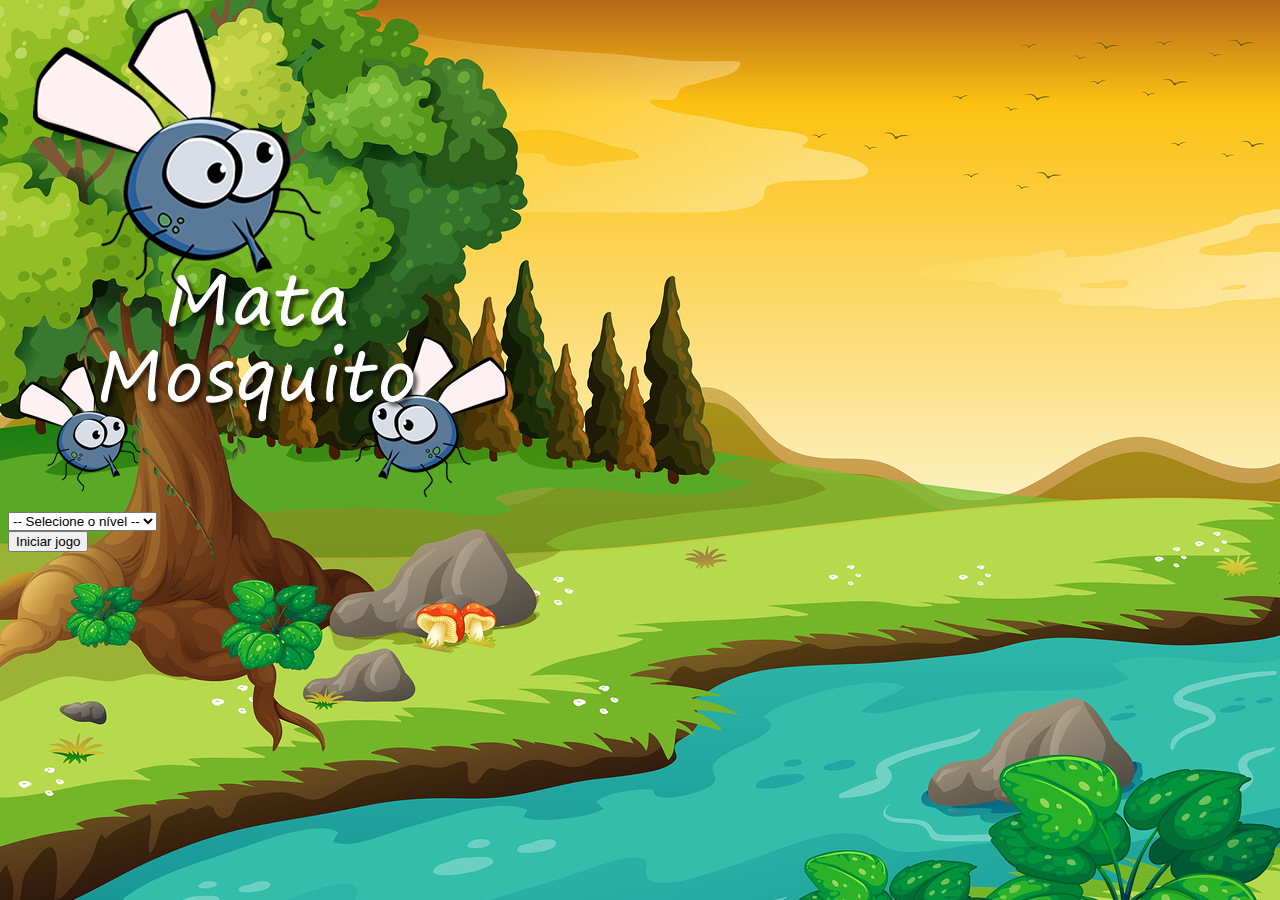
<file: index.html>
<!DOCTYPE html>
<html lang="pt">
<head>
    <meta charset="UTF-8">
    <meta http-equiv="X-UA-Compatible" content="IE=edge">
    <meta name="viewport" content="width=device-width, initial-scale=1.0">
    <title>Ínicio - Mata Mosquito</title>
    <link href="https://cdn.jsdelivr.net/npm/bootstrap@5.3.0-alpha3/dist/css/bootstrap.min.css" rel="stylesheet" integrity="sha384-KK94CHFLLe+nY2dmCWGMq91rCGa5gtU4mk92HdvYe+M/SXH301p5ILy+dN9+nJOZ" crossorigin="anonymous">
    <link rel="stylesheet" href="css/style.css">
    <script>
        function startGame() {
            var level = document.getElementById('level').value;
            if(level === ''){
                alert('Selecione um nível para iniciar o jogo!')
                return false;
            }

            window.location.href = "game.html?" + level
        }
    </script>
</head>
<body>
    <div class="container">
        <div class="row">
            <div class="col">
                <div class="d-flex justify-content-center">
                    <img src="images/game.png">
                </div>
            </div>
        </div>


        <div class="row">
            <div class="col">
                <div class="d-flex justify-content-center">
                    <div class="mb-2">
                        <select class="form-control" id="level">
                            <option value="">-- Selecione o nível --</option>
                            <option value="easy">Fácil</option>
                            <option value="medium">Médio</option>
                            <option value="hard">Difícil</option>
                        </select>
                    </div>
                </div>
            </div>
        </div>
        <div class="row">
            <div class="col">
                <div class="d-flex justify-content-center">
                    <button type="button" class="btn btn-danger btn-lg" onclick="startGame()">Iniciar jogo</button>
                </div>
            </div>
    </div>
</body>
</html>
</file>
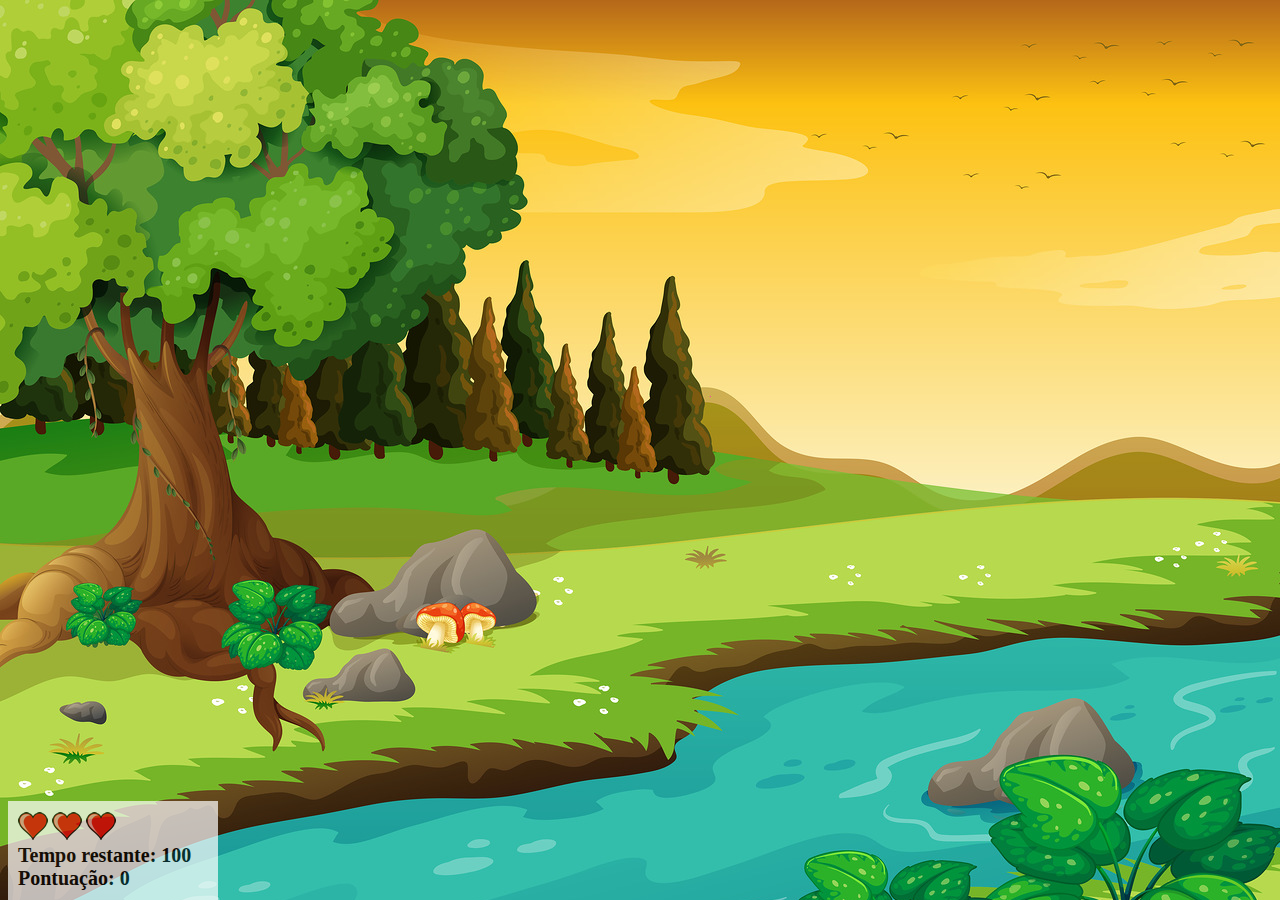
<file: game.html>
<!DOCTYPE html>
<html lang="pt">
<head>
    <meta charset="UTF-8">
    <meta http-equiv="X-UA-Compatible" content="IE=edge">
    <meta name="viewport" content="width=device-width, initial-scale=1.0">
    <title>Game - Mata Mosquito</title>
    <link rel="stylesheet" href="css/style.css">
    <script src="game.js"></script>
</head>
<body onresize="adjustSize()">
    <div class="panel">
        <div class="vitality">
            <img id="v1" src="images/full_heart.png">
            <img id="v2" src="images/full_heart.png">
            <img id="v3" src="images/full_heart.png">
        </div>
        <div class="timing">
            Tempo restante: <span id="timer"></span>
            <br>
            Pontuação: <span id="score">0</span>
        </div>
    </div>
    <script>
        document.getElementById('timer').innerHTML = time;

        var createGnat = setInterval(function() {
            randomPosition()
        }, createGnatTime)
    </script>
</body>

</html>
</file>
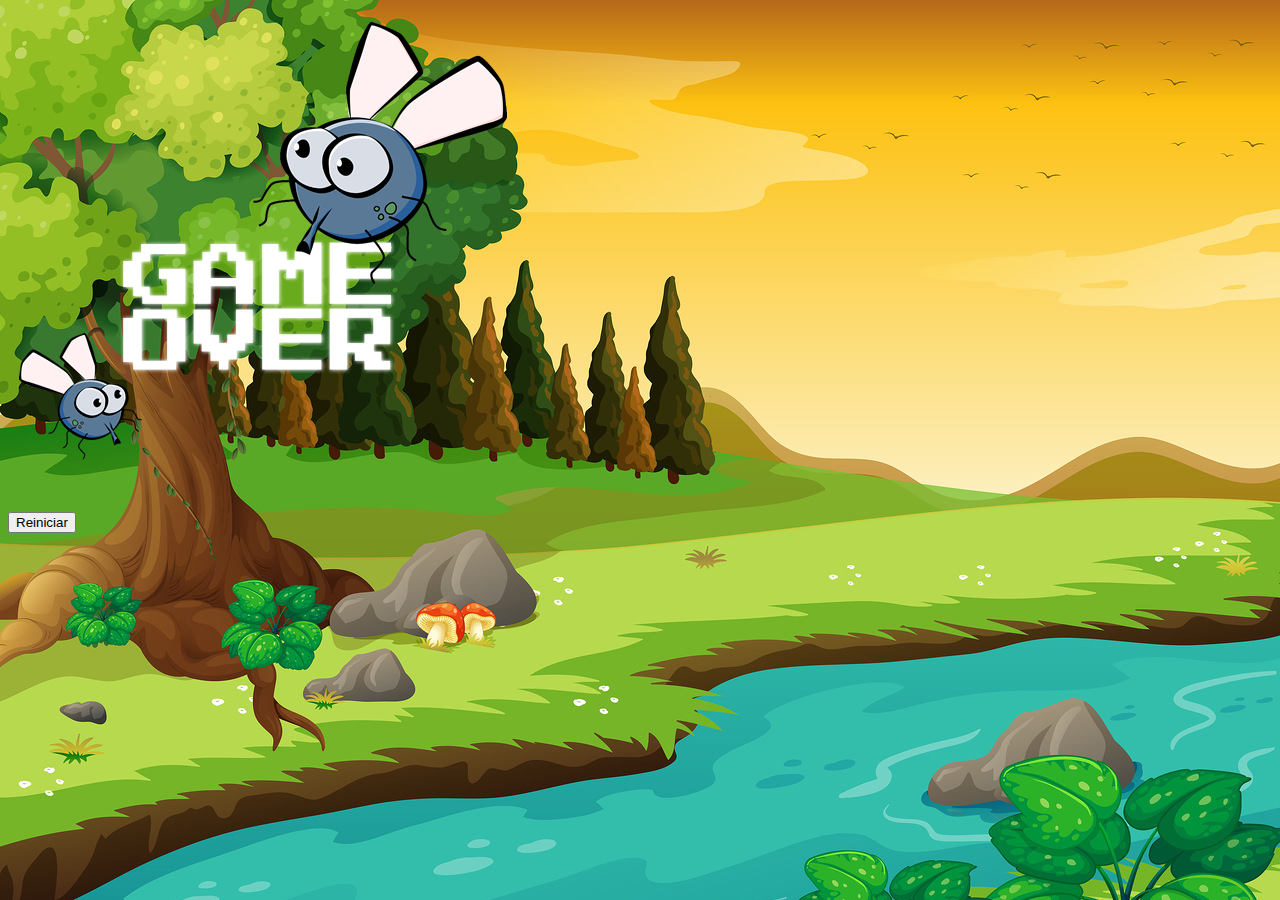
<file: game_over.html>
<!DOCTYPE html>
<html lang="pt">
<head>
    <meta charset="UTF-8">
    <meta http-equiv="X-UA-Compatible" content="IE=edge">
    <meta name="viewport" content="width=device-width, initial-scale=1.0">
    <title>Game Over!</title>
    <link href="https://cdn.jsdelivr.net/npm/bootstrap@5.3.0-alpha3/dist/css/bootstrap.min.css" rel="stylesheet" integrity="sha384-KK94CHFLLe+nY2dmCWGMq91rCGa5gtU4mk92HdvYe+M/SXH301p5ILy+dN9+nJOZ" crossorigin="anonymous">
    <link rel="stylesheet" href="css/style.css">
</head>
<body>
    <div class="container">
        <div class="row">
            <div class="col">
                <div class="d-flex justify-content-center">
                    <img src="images/game_over.png">
                </div>
            </div>
        </div>

        <div class="row">
            <div class="col">
                <div class="d-flex justify-content-center">
                    <button type="button" class="btn btn-dark btn-lg" onclick="window.location.href='index.html'">Reiniciar</button>
                </div>
            </div>
    </div>
</body>
</html>
</file>
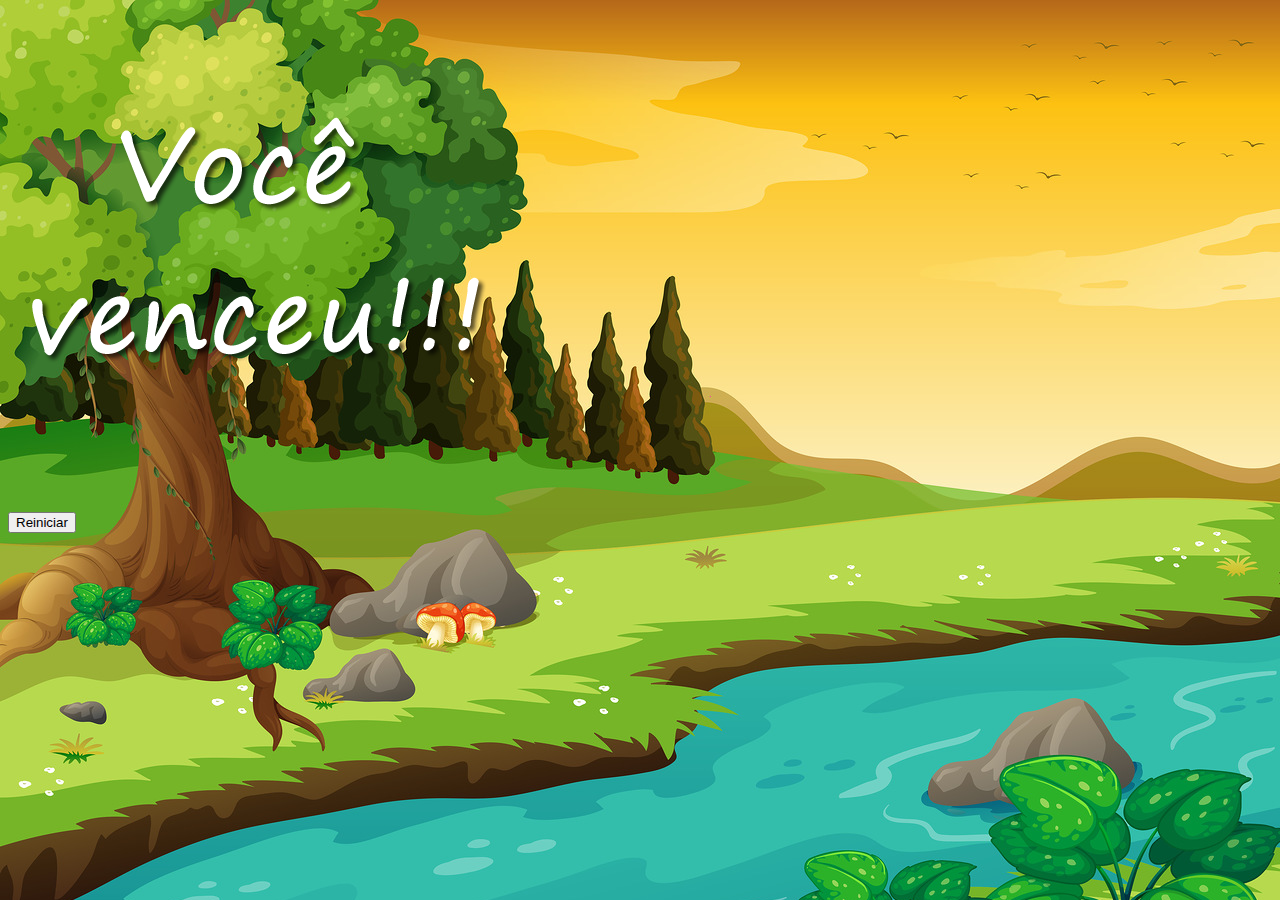
<file: win.html>
<!DOCTYPE html>
<html lang="pt">
<head>
    <meta charset="UTF-8">
    <meta http-equiv="X-UA-Compatible" content="IE=edge">
    <meta name="viewport" content="width=device-width, initial-scale=1.0">
    <title>You Win!</title>
    <link href="https://cdn.jsdelivr.net/npm/bootstrap@5.3.0-alpha3/dist/css/bootstrap.min.css" rel="stylesheet" integrity="sha384-KK94CHFLLe+nY2dmCWGMq91rCGa5gtU4mk92HdvYe+M/SXH301p5ILy+dN9+nJOZ" crossorigin="anonymous">
    <link rel="stylesheet" href="css/style.css">
</head>
<body>
    <div class="container">
        <div class="row">
            <div class="col">
                <div class="d-flex justify-content-center">
                    <img src="images/victory.png">
                </div>
            </div>
        </div>

        <div class="row">
            <div class="col">
                <div class="d-flex justify-content-center">
                    <button type="button" class="btn btn-dark btn-lg" onclick="window.location.href='index.html'">Reiniciar</button>
                </div>
            </div>
    </div>
</body>
</html>
</file>
<file: css/style.css>
html {
    cursor: url(../images/tool.png) 30 30, auto;

}

body {
    background-image: url(../images/bg.jpg);
    background-repeat: no-repeat;
    background-size: cover;
}

.gnat-sm {
    width: 50px;
    height: 50px;
}

.gnat-md {
    width: 70px;
    height: 70px;
}

.gnat-bg {
    width: 90px;
    height: 90px;
}

.left {
    transform: scaleX(1);
}

.right {
    transform: scaleX(-1);
}

.panel {
    position: absolute;
    width: 190px;
    padding: 10px;
    bottom: 0px;
    border-top: solid 1px #fff;
    background-color: #fff;
    opacity: 0.7;
}

.vitality {
    float: left;
}

.timing {
    float: left;
    font-size: 20px;
    font-weight: bold;
}
</file>
